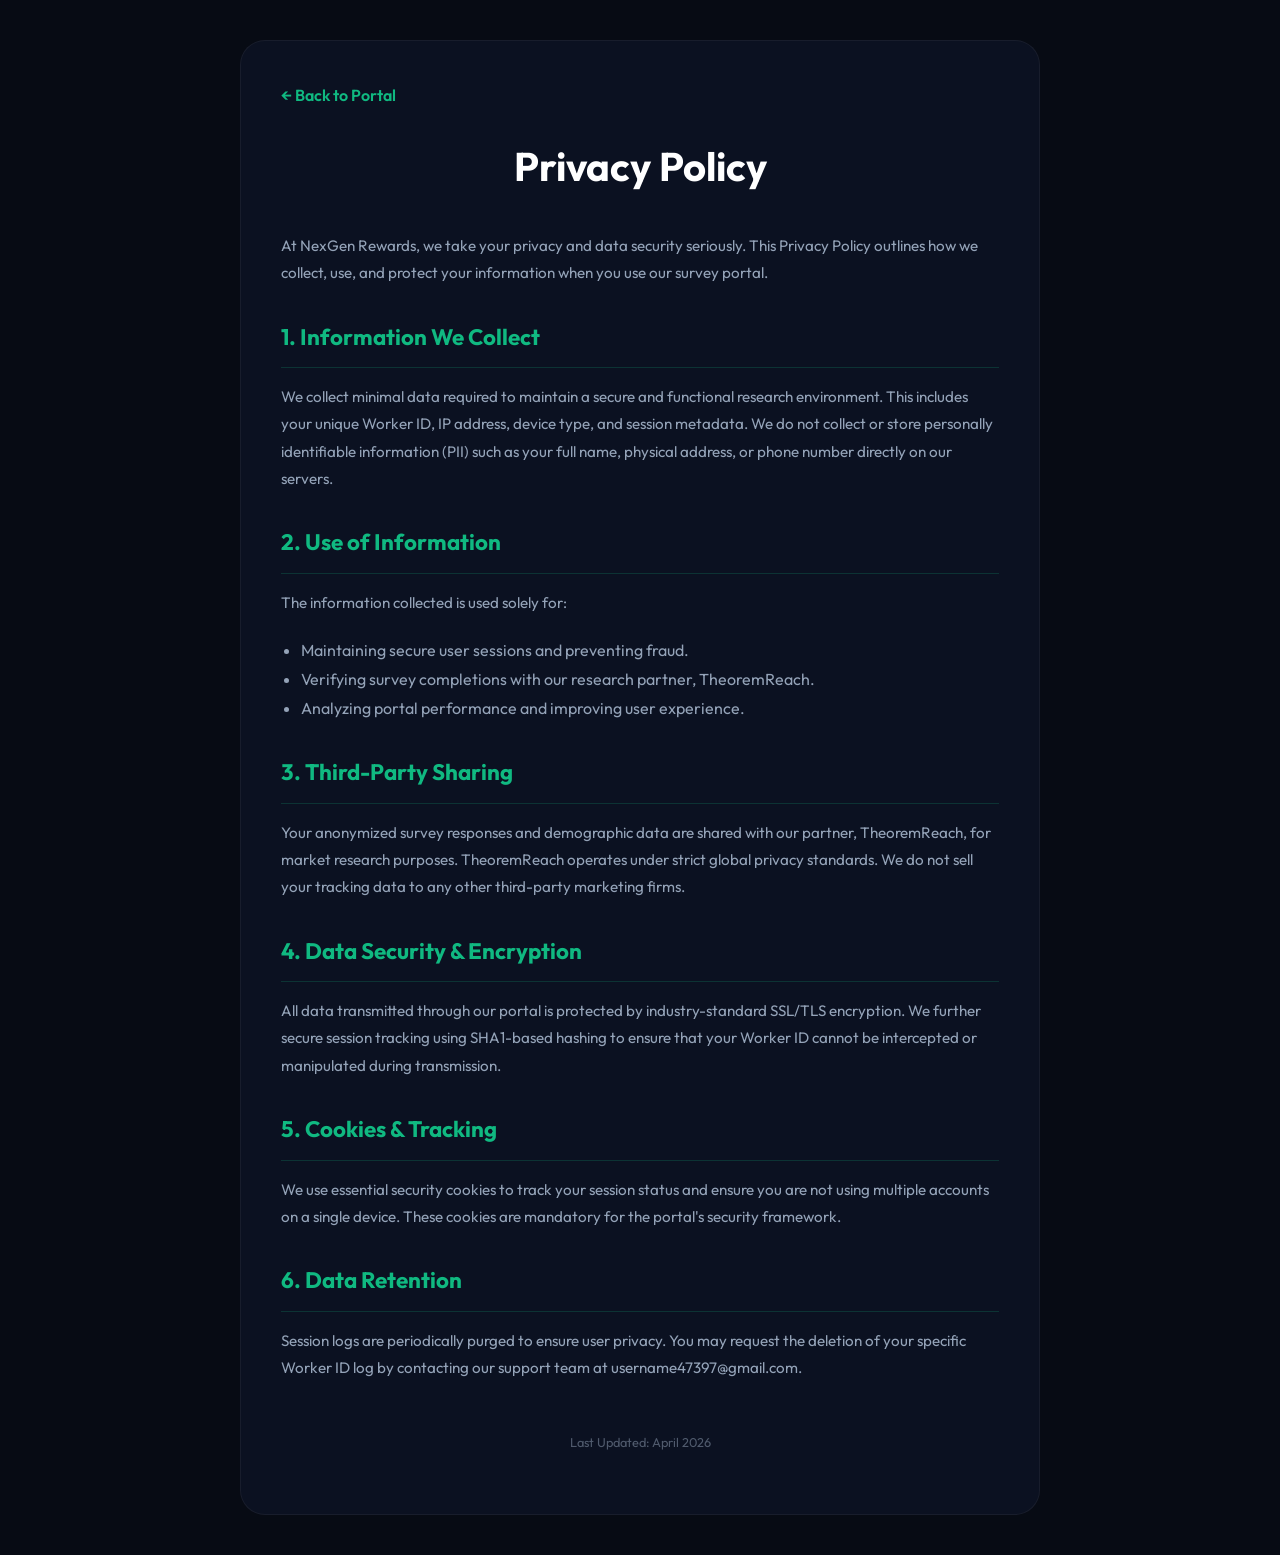
<file: privacy.html>
<!DOCTYPE html>
<html lang="en">
<head>
    <meta charset="UTF-8">
    <meta name="viewport" content="width=device-width, initial-scale=1.0">
    <title>Privacy Policy | NexGen Rewards</title>
    <link rel="stylesheet" href="style.css">
    <link href="https://fonts.googleapis.com/css2?family=Outfit:wght@300;400;600;800&display=swap" rel="stylesheet">
    <style>
        body { background: #070b14; color: #94a3b8; line-height: 1.8; padding: 40px 20px; }
        .container { max-width: 800px; margin: 0 auto; background: rgba(15, 23, 42, 0.6); padding: 40px; border-radius: 25px; border: 1px solid rgba(255,255,255,0.05); }
        h1 { color: #fff; margin-bottom: 30px; font-size: 2.5rem; text-align: center; }
        h2 { color: #10b981; margin-top: 30px; margin-bottom: 15px; font-size: 1.4rem; border-bottom: 1px solid rgba(16, 185, 129, 0.2); padding-bottom: 10px; }
        p { margin-bottom: 20px; font-size: 0.95rem; }
        .back-link { display: inline-block; margin-bottom: 20px; color: #10b981; text-decoration: none; font-weight: 600; }
    </style>
</head>
<body>
    <div class="container">
        <a href="/" class="back-link">← Back to Portal</a>
        <h1>Privacy Policy</h1>
        <p>At NexGen Rewards, we take your privacy and data security seriously. This Privacy Policy outlines how we collect, use, and protect your information when you use our survey portal.</p>

        <h2>1. Information We Collect</h2>
        <p>We collect minimal data required to maintain a secure and functional research environment. This includes your unique Worker ID, IP address, device type, and session metadata. We do not collect or store personally identifiable information (PII) such as your full name, physical address, or phone number directly on our servers.</p>

        <h2>2. Use of Information</h2>
        <p>The information collected is used solely for:
            <ul style="padding-left: 20px; margin-bottom: 20px;">
                <li>Maintaining secure user sessions and preventing fraud.</li>
                <li>Verifying survey completions with our research partner, TheoremReach.</li>
                <li>Analyzing portal performance and improving user experience.</li>
            </ul>
        </p>

        <h2>3. Third-Party Sharing</h2>
        <p>Your anonymized survey responses and demographic data are shared with our partner, TheoremReach, for market research purposes. TheoremReach operates under strict global privacy standards. We do not sell your tracking data to any other third-party marketing firms.</p>

        <h2>4. Data Security & Encryption</h2>
        <p>All data transmitted through our portal is protected by industry-standard SSL/TLS encryption. We further secure session tracking using SHA1-based hashing to ensure that your Worker ID cannot be intercepted or manipulated during transmission.</p>

        <h2>5. Cookies & Tracking</h2>
        <p>We use essential security cookies to track your session status and ensure you are not using multiple accounts on a single device. These cookies are mandatory for the portal's security framework.</p>

        <h2>6. Data Retention</h2>
        <p>Session logs are periodically purged to ensure user privacy. You may request the deletion of your specific Worker ID log by contacting our support team at username47397@gmail.com.</p>
        
        <p style="text-align: center; margin-top: 50px; font-size: 0.8rem; opacity: 0.5;">Last Updated: April 2026</p>
    </div>
</body>
</html>
</file>
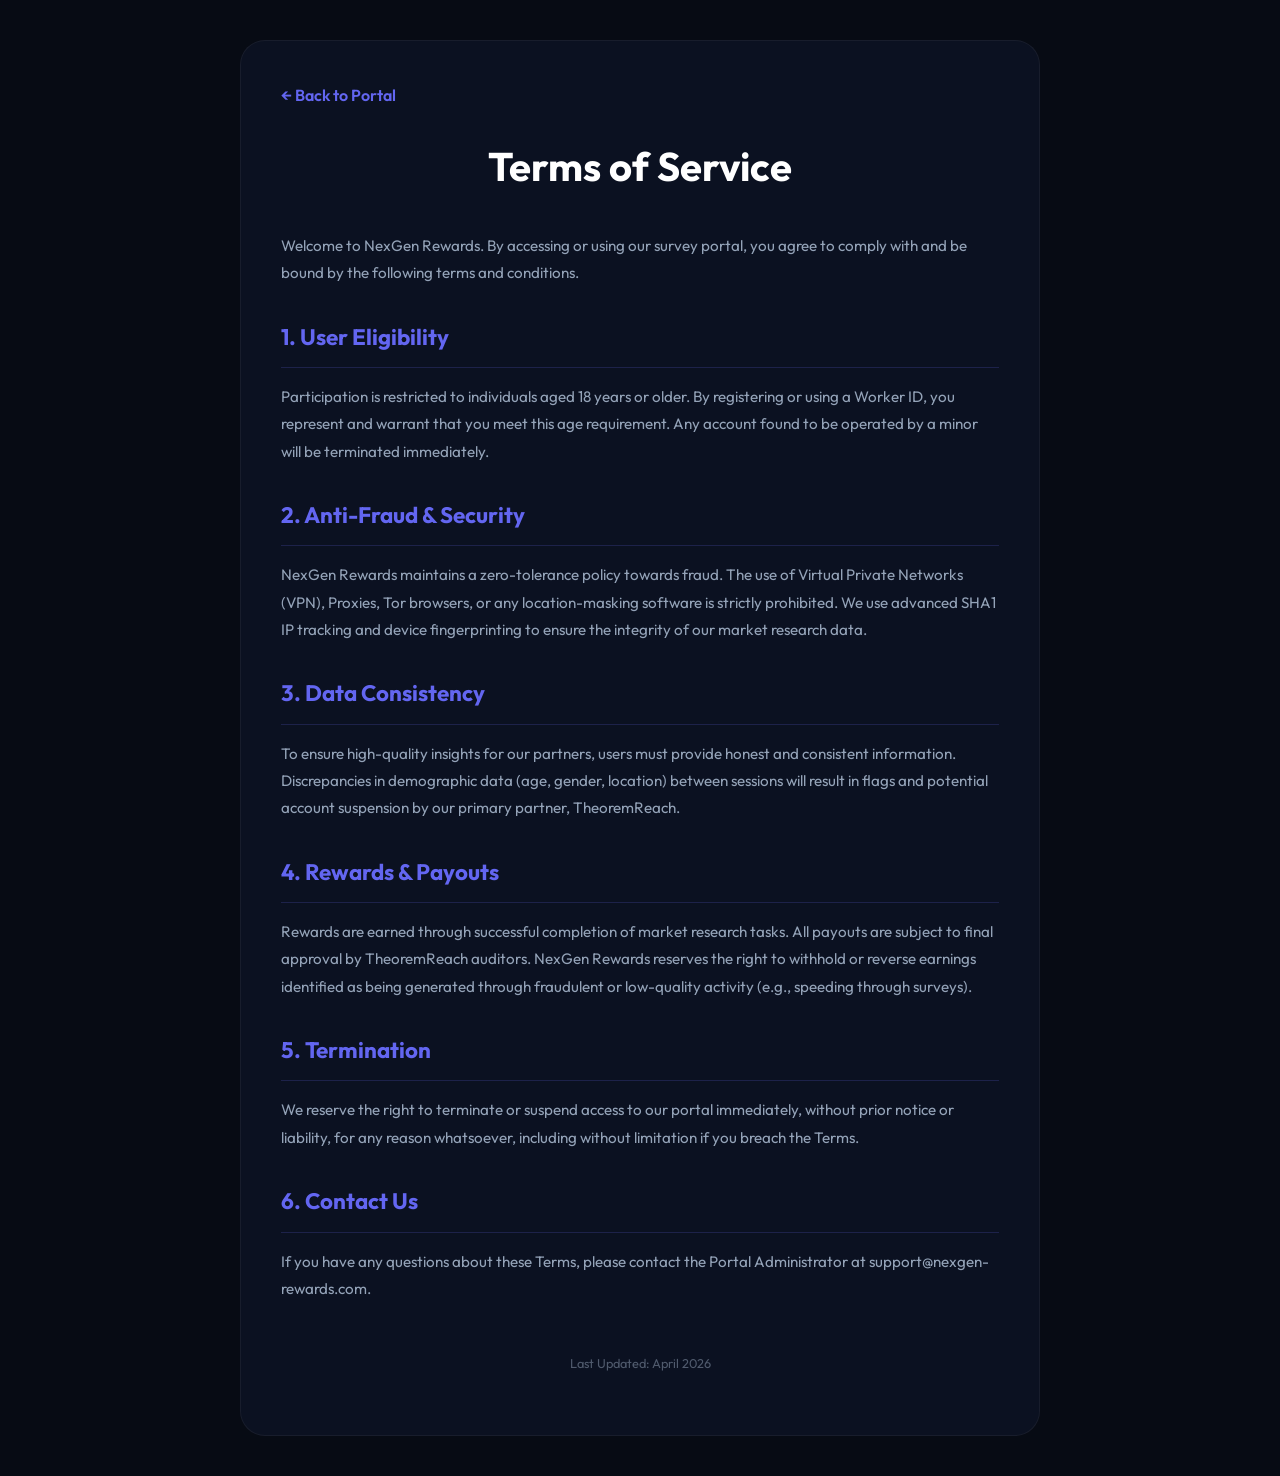
<file: terms.html>
<!DOCTYPE html>
<html lang="en">
<head>
    <meta charset="UTF-8">
    <meta name="viewport" content="width=device-width, initial-scale=1.0">
    <title>Terms of Service | NexGen Rewards</title>
    <link rel="stylesheet" href="style.css">
    <link href="https://fonts.googleapis.com/css2?family=Outfit:wght@300;400;600;800&display=swap" rel="stylesheet">
    <style>
        body { background: #070b14; color: #94a3b8; line-height: 1.8; padding: 40px 20px; }
        .container { max-width: 800px; margin: 0 auto; background: rgba(15, 23, 42, 0.6); padding: 40px; border-radius: 25px; border: 1px solid rgba(255,255,255,0.05); }
        h1 { color: #fff; margin-bottom: 30px; font-size: 2.5rem; text-align: center; }
        h2 { color: #6366f1; margin-top: 30px; margin-bottom: 15px; font-size: 1.4rem; border-bottom: 1px solid rgba(99, 102, 241, 0.2); padding-bottom: 10px; }
        p { margin-bottom: 20px; font-size: 0.95rem; }
        .back-link { display: inline-block; margin-bottom: 20px; color: #6366f1; text-decoration: none; font-weight: 600; }
    </style>
</head>
<body>
    <div class="container">
        <a href="/" class="back-link">← Back to Portal</a>
        <h1>Terms of Service</h1>
        <p>Welcome to NexGen Rewards. By accessing or using our survey portal, you agree to comply with and be bound by the following terms and conditions.</p>

        <h2>1. User Eligibility</h2>
        <p>Participation is restricted to individuals aged 18 years or older. By registering or using a Worker ID, you represent and warrant that you meet this age requirement. Any account found to be operated by a minor will be terminated immediately.</p>

        <h2>2. Anti-Fraud & Security</h2>
        <p>NexGen Rewards maintains a zero-tolerance policy towards fraud. The use of Virtual Private Networks (VPN), Proxies, Tor browsers, or any location-masking software is strictly prohibited. We use advanced SHA1 IP tracking and device fingerprinting to ensure the integrity of our market research data.</p>

        <h2>3. Data Consistency</h2>
        <p>To ensure high-quality insights for our partners, users must provide honest and consistent information. Discrepancies in demographic data (age, gender, location) between sessions will result in flags and potential account suspension by our primary partner, TheoremReach.</p>

        <h2>4. Rewards & Payouts</h2>
        <p>Rewards are earned through successful completion of market research tasks. All payouts are subject to final approval by TheoremReach auditors. NexGen Rewards reserves the right to withhold or reverse earnings identified as being generated through fraudulent or low-quality activity (e.g., speeding through surveys).</p>

        <h2>5. Termination</h2>
        <p>We reserve the right to terminate or suspend access to our portal immediately, without prior notice or liability, for any reason whatsoever, including without limitation if you breach the Terms.</p>

        <h2>6. Contact Us</h2>
        <p>If you have any questions about these Terms, please contact the Portal Administrator at support@nexgen-rewards.com.</p>
        
        <p style="text-align: center; margin-top: 50px; font-size: 0.8rem; opacity: 0.5;">Last Updated: April 2026</p>
    </div>
</body>
</html>
</file>
<file: style.css>
:root {
    --primary: #6366f1;
    --secondary: #a855f7;
    --dark: #070b14;
    --light: #f8fafc;
    --accent: #10b981;
    --glass: rgba(255, 255, 255, 0.03);
    --glass-border: rgba(255, 255, 255, 0.08);
    --shadow: 0 8px 32px 0 rgba(0, 0, 0, 0.37);
}

* {
    margin: 0;
    padding: 0;
    box-sizing: border-box;
    font-family: 'Outfit', sans-serif;
    -webkit-tap-highlight-color: transparent;
}

body {
    background-color: var(--dark);
    color: var(--light);
    overflow-x: hidden;
    line-height: 1.6;
    background-image: 
        radial-gradient(at 0% 0%, rgba(99, 102, 241, 0.15) 0px, transparent 50%),
        radial-gradient(at 100% 100%, rgba(168, 85, 247, 0.15) 0px, transparent 50%);
}

.cursor-glow {
    position: fixed;
    width: 300px;
    height: 300px;
    background: radial-gradient(circle, rgba(99, 102, 241, 0.1) 0%, transparent 70%);
    border-radius: 50%;
    pointer-events: none;
    z-index: -1;
    transform: translate(-50%, -50%);
}

/* --- Navigation --- */
nav {
    display: flex;
    justify-content: space-between;
    align-items: center;
    padding: 1.5rem 5%;
    backdrop-filter: blur(10px);
    position: fixed;
    top: 0;
    width: 100%;
    z-index: 1000;
    border-bottom: 1px solid var(--glass-border);
}

.logo {
    font-size: 1.5rem;
    font-weight: 800;
    letter-spacing: -0.5px;
}

.logo span {
    color: var(--primary);
    background: linear-gradient(to right, var(--primary), var(--secondary));
    -webkit-background-clip: text;
    -webkit-text-fill-color: transparent;
}

.nav-links {
    display: flex;
    gap: 2rem;
    align-items: center;
}

.nav-links a {
    text-decoration: none;
    color: var(--light);
    font-size: 0.9rem;
    font-weight: 500;
    opacity: 0.7;
    transition: 0.3s;
}

.nav-links a:hover {
    opacity: 1;
    color: var(--primary);
}

/* --- Hero Section --- */
.hero {
    min-height: 100vh;
    padding: 8rem 5% 4rem 5%;
    display: flex;
    flex-direction: column;
    align-items: center;
    text-align: center;
    justify-content: center;
}

.badge {
    background: rgba(99, 102, 241, 0.1);
    color: var(--primary);
    padding: 0.5rem 1.2rem;
    border-radius: 50px;
    font-size: 0.75rem;
    font-weight: 700;
    text-transform: uppercase;
    letter-spacing: 1px;
    margin-bottom: 2rem;
    border: 1px solid rgba(99, 102, 241, 0.2);
    animation: fadeInDown 1s ease-out;
}

.hero h1 {
    font-size: clamp(2.5rem, 8vw, 5rem);
    line-height: 1.1;
    margin-bottom: 1.5rem;
    font-weight: 800;
    max-width: 900px;
}

.hero h1 span {
    background: linear-gradient(90deg, #6366f1, #a855f7, #ec4899);
    -webkit-background-clip: text;
    -webkit-text-fill-color: transparent;
    animation: gradientFlow 5s infinite linear;
    background-size: 200% auto;
}

@keyframes gradientFlow {
    to { background-position: 200% center; }
}

.hero p {
    font-size: clamp(1rem, 4vw, 1.25rem);
    opacity: 0.6;
    max-width: 600px;
    margin-bottom: 3rem;
}

.stats-mini {
    display: flex;
    gap: 1.5rem;
    margin-bottom: 3rem;
    flex-wrap: wrap;
    justify-content: center;
}

.stat-item {
    background: var(--glass);
    border: 1px solid var(--glass-border);
    padding: 0.8rem 1.5rem;
    border-radius: 15px;
    font-size: 0.9rem;
    backdrop-filter: blur(5px);
}

/* --- Survey Section --- */
.survey-section {
    padding: 4rem 5%;
}

.survey-box {
    background: linear-gradient(145deg, rgba(255, 255, 255, 0.03), rgba(255, 255, 255, 0.01));
    border: 1px solid var(--glass-border);
    padding: clamp(2rem, 8vw, 4rem);
    border-radius: clamp(24px, 5vw, 40px);
    max-width: 800px;
    margin: 0 auto;
    text-align: center;
    position: relative;
    box-shadow: var(--shadow);
}

.ip-badge {
    display: inline-block;
    background: rgba(16, 185, 129, 0.05);
    border: 1px solid rgba(16, 185, 129, 0.1);
    color: var(--accent);
    padding: 0.5rem 1rem;
    border-radius: 10px;
    font-size: 0.8rem;
    font-weight: 600;
    margin-bottom: 2rem;
}

.input-group {
    margin-top: 2rem;
    display: flex;
    flex-direction: column;
    gap: 1rem;
}

input {
    width: 100%;
    background: rgba(0, 0, 0, 0.2);
    border: 1px solid var(--glass-border);
    padding: 1.2rem;
    border-radius: 16px;
    color: white;
    font-size: 1rem;
    outline: none;
    transition: 0.3s;
    text-align: center;
}

input:focus {
    border-color: var(--primary);
    background: rgba(0, 0, 0, 0.4);
}

.btn-group {
    display: grid;
    grid-template-columns: 1fr 1fr;
    gap: 1rem;
}

.btn-main, .btn-secondary, .btn-go {
    padding: 1.2rem;
    border-radius: 16px;
    font-weight: 700;
    cursor: pointer;
    transition: 0.3s;
    border: 1px solid transparent;
    font-size: 0.95rem;
}

.btn-go {
    background: linear-gradient(135deg, var(--primary), var(--secondary));
    color: white;
    box-shadow: 0 10px 20px rgba(99, 102, 241, 0.2);
}

.btn-secondary {
    background: var(--glass);
    border-color: var(--glass-border);
    color: white;
}

.btn-go:hover { transform: translateY(-3px); box-shadow: 0 15px 30px rgba(99, 102, 241, 0.4); }

/* --- Stats Dashboard --- */
.stats-card {
    background: rgba(0, 0, 0, 0.2);
    border-radius: 20px;
    padding: 2rem;
    margin-top: 2rem;
    text-align: left;
    border: 1px solid var(--glass-border);
}

.stats-grid-mini {
    display: grid;
    grid-template-columns: repeat(3, 1fr);
    gap: 1rem;
    margin-top: 1.5rem;
}

.stat-box {
    background: var(--glass);
    padding: 1rem;
    border-radius: 15px;
    text-align: center;
}

.stat-box .val { font-size: 1.4rem; font-weight: 800; color: var(--primary); display: block; }
.stat-box .lbl { font-size: 0.65rem; text-transform: uppercase; opacity: 0.5; margin-top: 0.5rem; }

/* --- Payouts & Tips --- */
.payouts, .tips-section {
    padding: 6rem 5%;
}

.tips-grid {
    display: grid;
    grid-template-columns: repeat(auto-fit, minmax(280px, 1fr));
    gap: 2rem;
}

.tip-card {
    background: var(--glass);
    border: 1px solid var(--glass-border);
    padding: 2.5rem;
    border-radius: 24px;
    transition: 0.3s;
}

.payout-item {
    background: rgba(255, 255, 255, 0.03);
    padding: 1.2rem 1.8rem;
    border-radius: 20px;
    margin-bottom: 1rem;
    display: flex;
    justify-content: space-between;
    align-items: center;
    border: 1px solid rgba(255, 255, 255, 0.05);
    box-shadow: 0 10px 20px rgba(0, 0, 0, 0.2);
    animation: slideInUp 0.5s ease-out;
    transition: 0.3s;
}

.payout-item:hover {
    background: rgba(99, 102, 241, 0.05);
    border-color: rgba(99, 102, 241, 0.2);
    transform: translateX(5px);
}

.payout-item strong {
    color: var(--primary);
    font-weight: 700;
}

.payout-amount {
    color: #10b981;
    font-weight: 800;
    font-size: 1.1rem;
    background: rgba(16, 185, 129, 0.1);
    padding: 4px 12px;
    border-radius: 8px;
}

@keyframes slideInUp {
    from { opacity: 0; transform: translateY(20px); }
    to { opacity: 1; transform: translateY(0); }
}

/* New Action Buttons */
.action-buttons {
    display: flex;
    gap: 10px;
    margin-bottom: 20px;
    justify-content: center;
}

.btn-live {
    background: rgba(255, 71, 87, 0.1);
    color: #ff4757;
    border: 1px solid #ff4757;
    padding: 10px 15px;
    border-radius: 8px;
    font-weight: 600;
    cursor: pointer;
    font-size: 0.85rem;
    display: flex;
    align-items: center;
    gap: 8px;
    transition: 0.3s;
}

.btn-live:hover {
    background: #ff4757;
    color: white;
}

.pulse {
    width: 8px;
    height: 8px;
    background: #ff4757;
    border-radius: 50%;
    display: inline-block;
    box-shadow: 0 0 0 rgba(255, 71, 87, 0.4);
    animation: pulse-ring 2s infinite;
}

@keyframes pulse-ring {
    0% { transform: scale(0.95); box-shadow: 0 0 0 0 rgba(255, 71, 87, 0.7); }
    70% { transform: scale(1); box-shadow: 0 0 0 10px rgba(255, 71, 87, 0); }
    100% { transform: scale(0.95); box-shadow: 0 0 0 0 rgba(255, 71, 87, 0); }
}

/* Modal Styling */
.modal {
    display: none;
    position: fixed;
    z-index: 1000;
    left: 0;
    top: 0;
    width: 100%;
    height: 100%;
    background-color: rgba(0,0,0,0.8);
    backdrop-filter: blur(5px);
}

.modal-content {
    background: rgba(255, 255, 255, 0.95);
    margin: 10% auto;
    padding: 30px;
    border-radius: 20px;
    width: 90%;
    max-width: 500px;
    color: #2f3542;
    position: relative;
    box-shadow: 0 20px 40px rgba(0,0,0,0.3);
}

.close-modal {
    position: absolute;
    right: 20px;
    top: 15px;
    font-size: 28px;
    font-weight: bold;
    cursor: pointer;
    color: #a4b0be;
}

.rules-list p {
    margin-bottom: 12px;
    font-size: 0.95rem;
    line-height: 1.4;
    border-bottom: 1px solid #f1f2f6;
    padding-bottom: 8px;
}

footer {
    padding: 4rem 5%;
    border-top: 1px solid var(--glass-border);
    text-align: center;
    opacity: 0.6;
}

.footer-link {
    color: var(--light);
    opacity: 0.6;
    text-decoration: none;
    transition: 0.3s;
    font-weight: 500;
}

.footer-link:hover {
    opacity: 1;
    color: var(--primary);
    text-decoration: underline;
    text-underline-offset: 4px;
}

/* --- Mobile Specific Optimization --- */
@media (max-width: 768px) {
    .nav-links { display: none; } /* Hide standard nav on mobile */
    .hero { padding-top: 6rem; }
    .btn-group { grid-template-columns: 1fr; } /* Stack buttons on mobile */
    .hero h1 { font-size: 2.8rem; }
    .stats-grid-mini { grid-template-columns: 1fr; } /* Stack stats boxes if needed or use 3 cols scroll */
    .stat-box { padding: 1.5rem; }
    .survey-box { padding: 2.5rem 1.5rem; }
}

/* --- Animations --- */
@keyframes fadeInDown {
    from { opacity: 0; transform: translateY(-30px); }
    to { opacity: 1; transform: translateY(0); }
}
</file>
